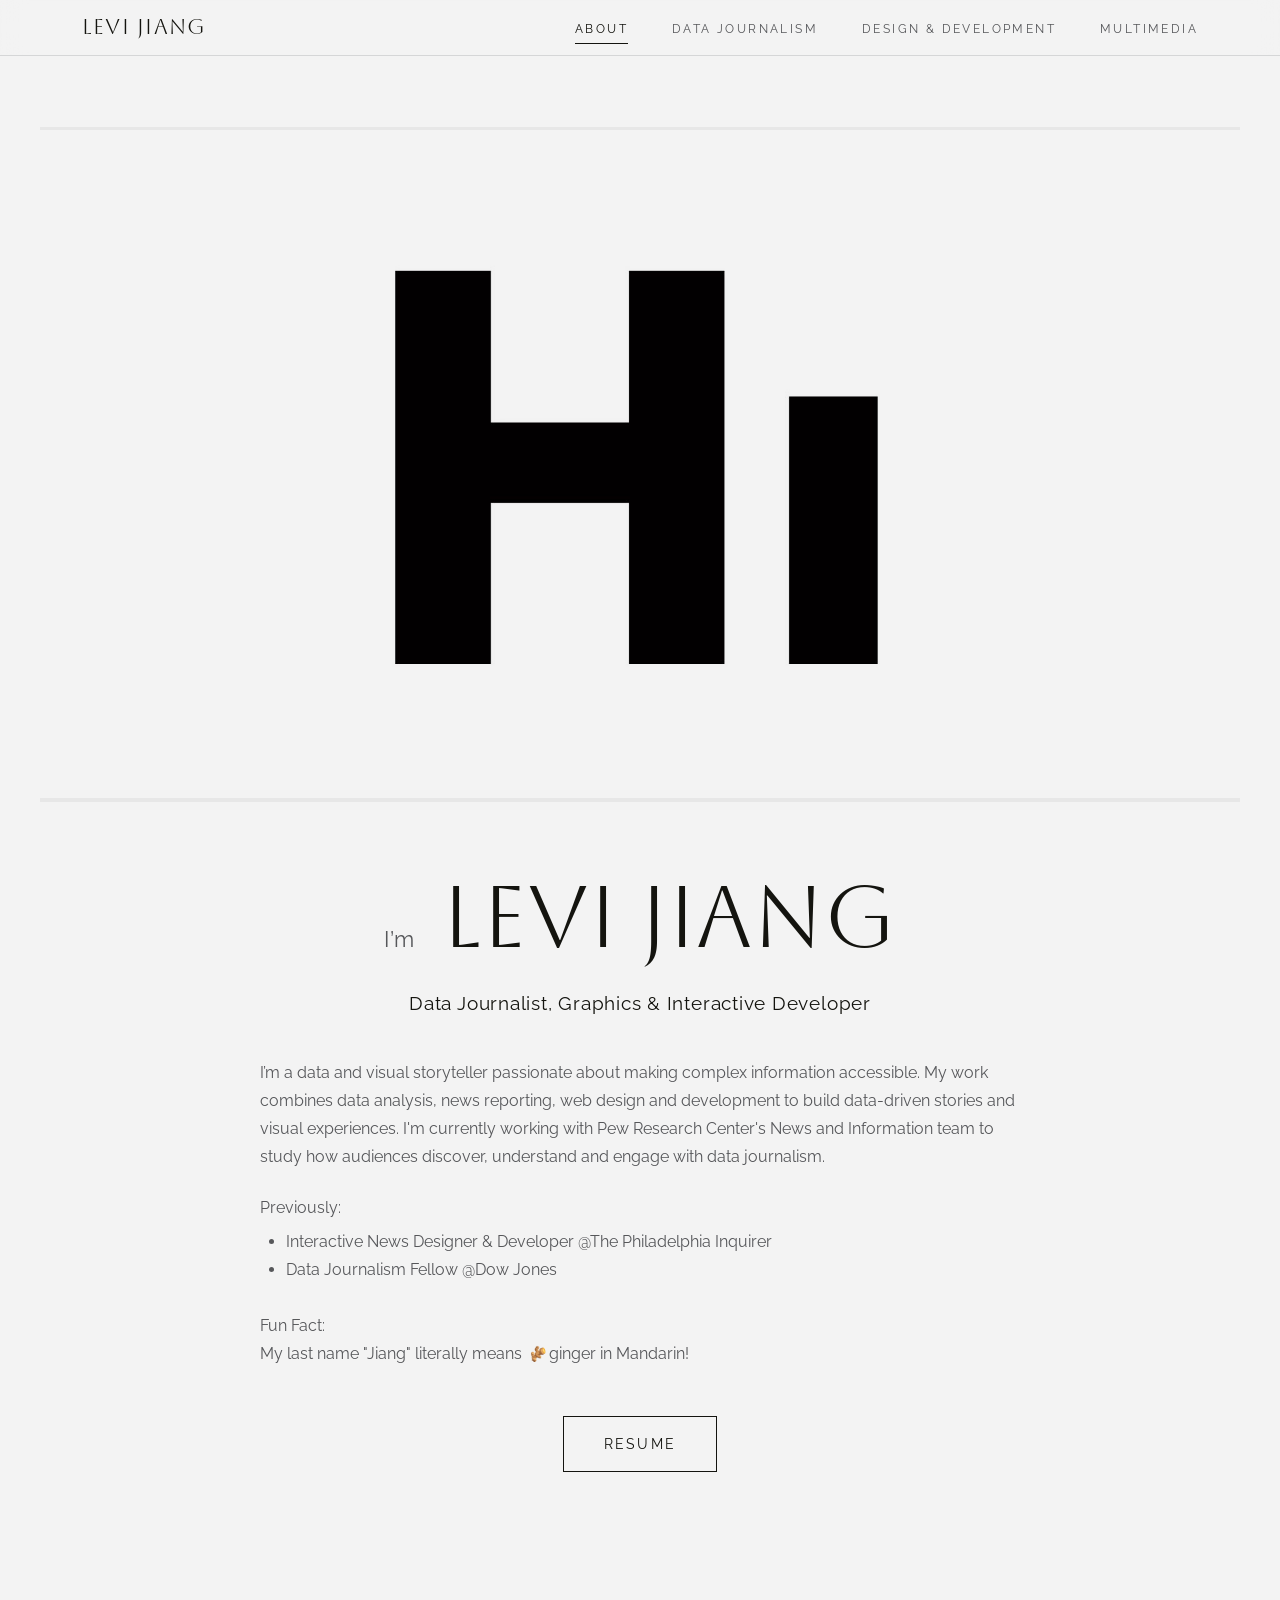
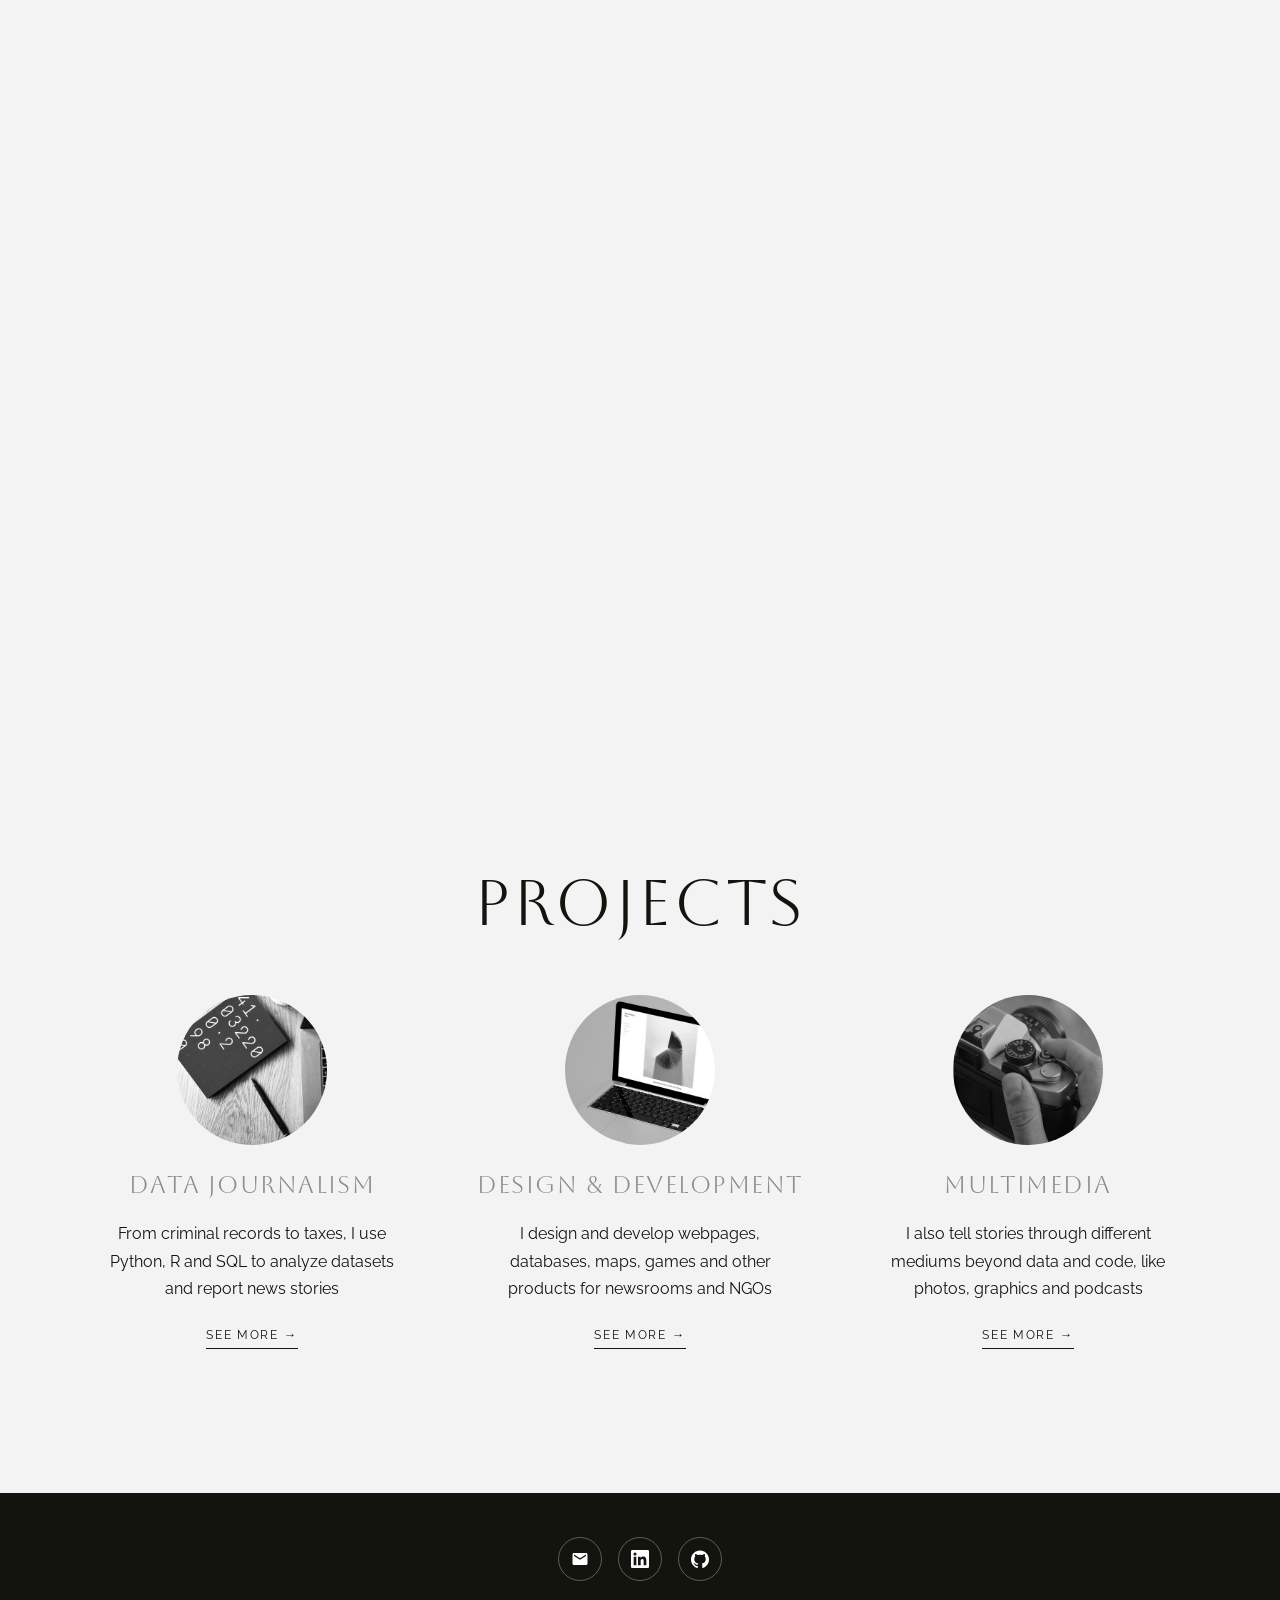
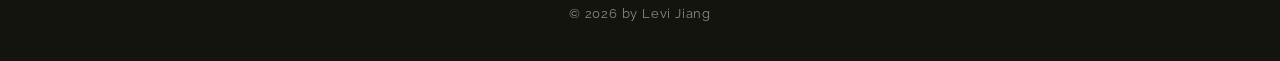
<file: index.html>
<!DOCTYPE html>
<html lang="en">
<head>
  <meta charset="UTF-8" />
  <meta name="viewport" content="width=device-width, initial-scale=1.0" />
  <title>Levi Jiang — Data Journalist &amp; Interactive Developer</title>
  <meta name="description" content="Levi Jiang is a data journalist and interactive developer, telling data-driven stories through analysis, interactive design, and multimedia. Currently at Pew Research Center; previously The Philadelphia Inquirer and Dow Jones." />
  <meta name="google-site-verification" content="5mQPU6dWFtJViAVLo6UdJofTMunN8_RnD3cqD2Gphuk" />
  <link rel="canonical" href="https://levi-jiang.github.io/" />
  <meta property="og:type" content="website" />
  <meta property="og:site_name" content="Levi Jiang" />
  <meta property="og:title" content="Levi Jiang — Data Journalist &amp; Interactive Developer" />
  <meta property="og:description" content="Data journalist and interactive developer — data-driven stories, interactive design, and multimedia work." />
  <meta property="og:url" content="https://levi-jiang.github.io/" />
  <meta property="og:image" content="https://levi-jiang.github.io/assets/Pics/og-image.jpg" />
  <meta name="twitter:card" content="summary_large_image" />
  <meta name="twitter:title" content="Levi Jiang — Data Journalist &amp; Interactive Developer" />
  <meta name="twitter:description" content="Data journalist and interactive developer — data-driven stories, interactive design, and multimedia work." />
  <meta name="twitter:image" content="https://levi-jiang.github.io/assets/Pics/og-image.jpg" />
  <script type="application/ld+json">
  {
    "@context": "https://schema.org",
    "@type": "Person",
    "name": "Levi Jiang",
    "url": "https://levi-jiang.github.io/",
    "image": "https://levi-jiang.github.io/assets/Pics/og-image.jpg",
    "jobTitle": "Data Journalist & Interactive Developer",
    "worksFor": { "@type": "Organization", "name": "Pew Research Center" },
    "sameAs": [
      "https://www.linkedin.com/in/levi-jiang/",
      "https://github.com/EASE010"
    ]
  }
  </script>
  <link rel="preconnect" href="https://fonts.googleapis.com" />
  <link rel="preconnect" href="https://fonts.gstatic.com" crossorigin />
  <link href="https://fonts.googleapis.com/css2?family=Aboreto&family=Raleway:wght@400;500;600&display=swap" rel="stylesheet" />
  <link rel="stylesheet" href="css/style.css?v=54" />
  <link rel="icon" href="assets/Pics/icon.png" type="image/x-icon">
</head>
<body>
  <header class="site-header">
    <div class="container">
      <nav class="nav">
        <a href="index.html" class="brand">Levi Jiang</a>
        <button class="nav-toggle" aria-label="Toggle menu">&#9776;</button>
        <ul class="nav-links">
          <li><a href="index.html" class="active">About</a></li>
          <li><a href="data-journalism.html">Data Journalism</a></li>
          <li><a href="design-development.html">Design & Development</a></li>
          <li><a href="multimedia.html">Multimedia</a></li>
        </ul>
      </nav>
    </div>
  </header>

  <main>
    <!-- Hero: the "Hi" video -->
    <section class="hero">
      <video class="hero-video" autoplay muted loop playsinline poster="assets/Pics/hero.jpg">
        <source src="assets/Videos/hero-1080p.mp4" type="video/mp4" />
      </video>
      <!--<a href="#intro" class="scroll-cue" aria-label="Scroll down">Scroll</a>-->
    </section>

    <!-- Intro -->
    <section class="intro" id="intro">
      <div class="container">
        <h1 class="display"><span class="im">I&rsquo;m</span> Levi Jiang</h1>
        <p class="role">Data Journalist, Graphics &amp; Interactive Developer</p>

        <div class="intro-prev">
          <p>I&rsquo;m a data and visual storyteller passionate about making complex information accessible. My work combines data analysis, news reporting, web design and development to build data-driven stories and visual experiences. I'm currently working with Pew Research Center's News and Information team to study how audiences discover, understand and engage with data journalism.</p>
          <p class="label">Previously:</p>
          <ul class="prev-list">
            <li>Interactive News Designer &amp; Developer @The Philadelphia Inquirer</li>
            <li>Data Journalism Fellow @Dow Jones</li>
          </ul><br />
          <p class="label">Fun Fact: <br /> My last name "Jiang" literally means <img src="assets/Pics/icon.png" alt="Ginger" style="display: inline-block; vertical-align: middle; height: 1.4em;">ginger in Mandarin!</p>
        </div>
        <a href="assets/PDF/Levi%20Jiang%20Resume.pdf" class="btn" target="_blank" rel="noopener">Resume</a>
      </div>
    </section>

    <!-- Portrait: simple CSS parallax (background-attachment: fixed) -->
    <section class="portrait-reveal" role="img" aria-label="Levi Jiang"></section>

    <!-- Projects preview -->
    <section class="projects-preview">
      <div class="container">
        <h2 class="display">Projects</h2>

        <div class="areas">
          <div class="area">
            <img class="area-img" src="assets/Pics/cat-data.jpg?v=5" alt="Data Journalism" />
            <h3 class="area-title">Data Journalism</h3>
            <p>From criminal records to taxes, I use Python, R and SQL to analyze datasets and report news stories</p>
            <a class="area-more" href="data-journalism.html">See more &rarr;</a>
          </div>
          <div class="area">
            <img class="area-img" src="assets/Pics/cat-design.jpg?v=5" alt="Design &amp; Development" />
            <h3 class="area-title">Design &amp; Development</h3>
            <p>I design and develop webpages, databases, maps, games and other products for newsrooms and NGOs</p>
            <a class="area-more" href="design-development.html">See more &rarr;</a>
          </div>
          <div class="area">
            <img class="area-img" src="assets/Pics/cat-multimedia.jpg?v=3" alt="Multimedia" />
            <h3 class="area-title">Multimedia</h3>
            <p>I also tell stories through different mediums beyond data and code, like photos, graphics and podcasts </p>
            <a class="area-more" href="multimedia.html">See more &rarr;</a>
          </div>
        </div>
      </div>
    </section>
  </main>

  <footer class="site-footer">
    <div class="container">
      <div class="socials">
        <a href="mailto:lfjiang2001@gmail.com" aria-label="Email">
          <svg viewBox="0 0 24 24" fill="currentColor" aria-hidden="true"><path d="M20 4H4c-1.1 0-2 .9-2 2v12c0 1.1.9 2 2 2h16c1.1 0 2-.9 2-2V6c0-1.1-.9-2-2-2zm0 4l-8 5-8-5V6l8 5 8-5v2z"/></svg>
        </a>
        <a href="https://www.linkedin.com/in/levi-jiang/" target="_blank" rel="noopener" aria-label="LinkedIn">
          <svg viewBox="0 0 24 24" fill="currentColor" aria-hidden="true"><path d="M20.45 20.45h-3.56v-5.57c0-1.33-.02-3.04-1.85-3.04-1.85 0-2.14 1.45-2.14 2.94v5.67H9.35V9h3.41v1.56h.05c.48-.9 1.63-1.85 3.36-1.85 3.6 0 4.26 2.37 4.26 5.45v6.29zM5.34 7.43a2.07 2.07 0 110-4.14 2.07 2.07 0 010 4.14zM7.12 20.45H3.56V9h3.56v11.45zM22.22 0H1.77C.79 0 0 .77 0 1.73v20.54C0 23.22.79 24 1.77 24h20.45c.98 0 1.78-.78 1.78-1.73V1.73C24 .77 23.2 0 22.22 0z"/></svg>
        </a>
        <a href="https://github.com/EASE010" target="_blank" rel="noopener" aria-label="GitHub">
          <svg viewBox="0 0 24 24" fill="currentColor" aria-hidden="true"><path d="M12 .5C5.37.5 0 5.87 0 12.5c0 5.3 3.44 9.8 8.21 11.39.6.11.82-.26.82-.58v-2.03c-3.34.73-4.04-1.61-4.04-1.61-.55-1.39-1.34-1.76-1.34-1.76-1.09-.75.08-.73.08-.73 1.2.08 1.84 1.24 1.84 1.24 1.07 1.83 2.81 1.3 3.5.99.11-.78.42-1.31.76-1.61-2.67-.3-5.47-1.33-5.47-5.93 0-1.31.47-2.38 1.24-3.22-.13-.3-.54-1.52.11-3.18 0 0 1.01-.32 3.3 1.23a11.5 11.5 0 016 0c2.29-1.55 3.3-1.23 3.3-1.23.65 1.66.24 2.88.12 3.18.77.84 1.23 1.91 1.23 3.22 0 4.61-2.8 5.63-5.48 5.92.43.37.81 1.1.81 2.22v3.29c0 .32.22.7.83.58C20.56 22.3 24 17.8 24 12.5 24 5.87 18.63.5 12 .5z"/></svg>
        </a>
      </div>
      <div class="footer-bottom">&copy; 2026 by Levi Jiang</div>
    </div>
  </footer>

  <script src="js/main.js?v=12"></script>
</body>
</html>
</file>
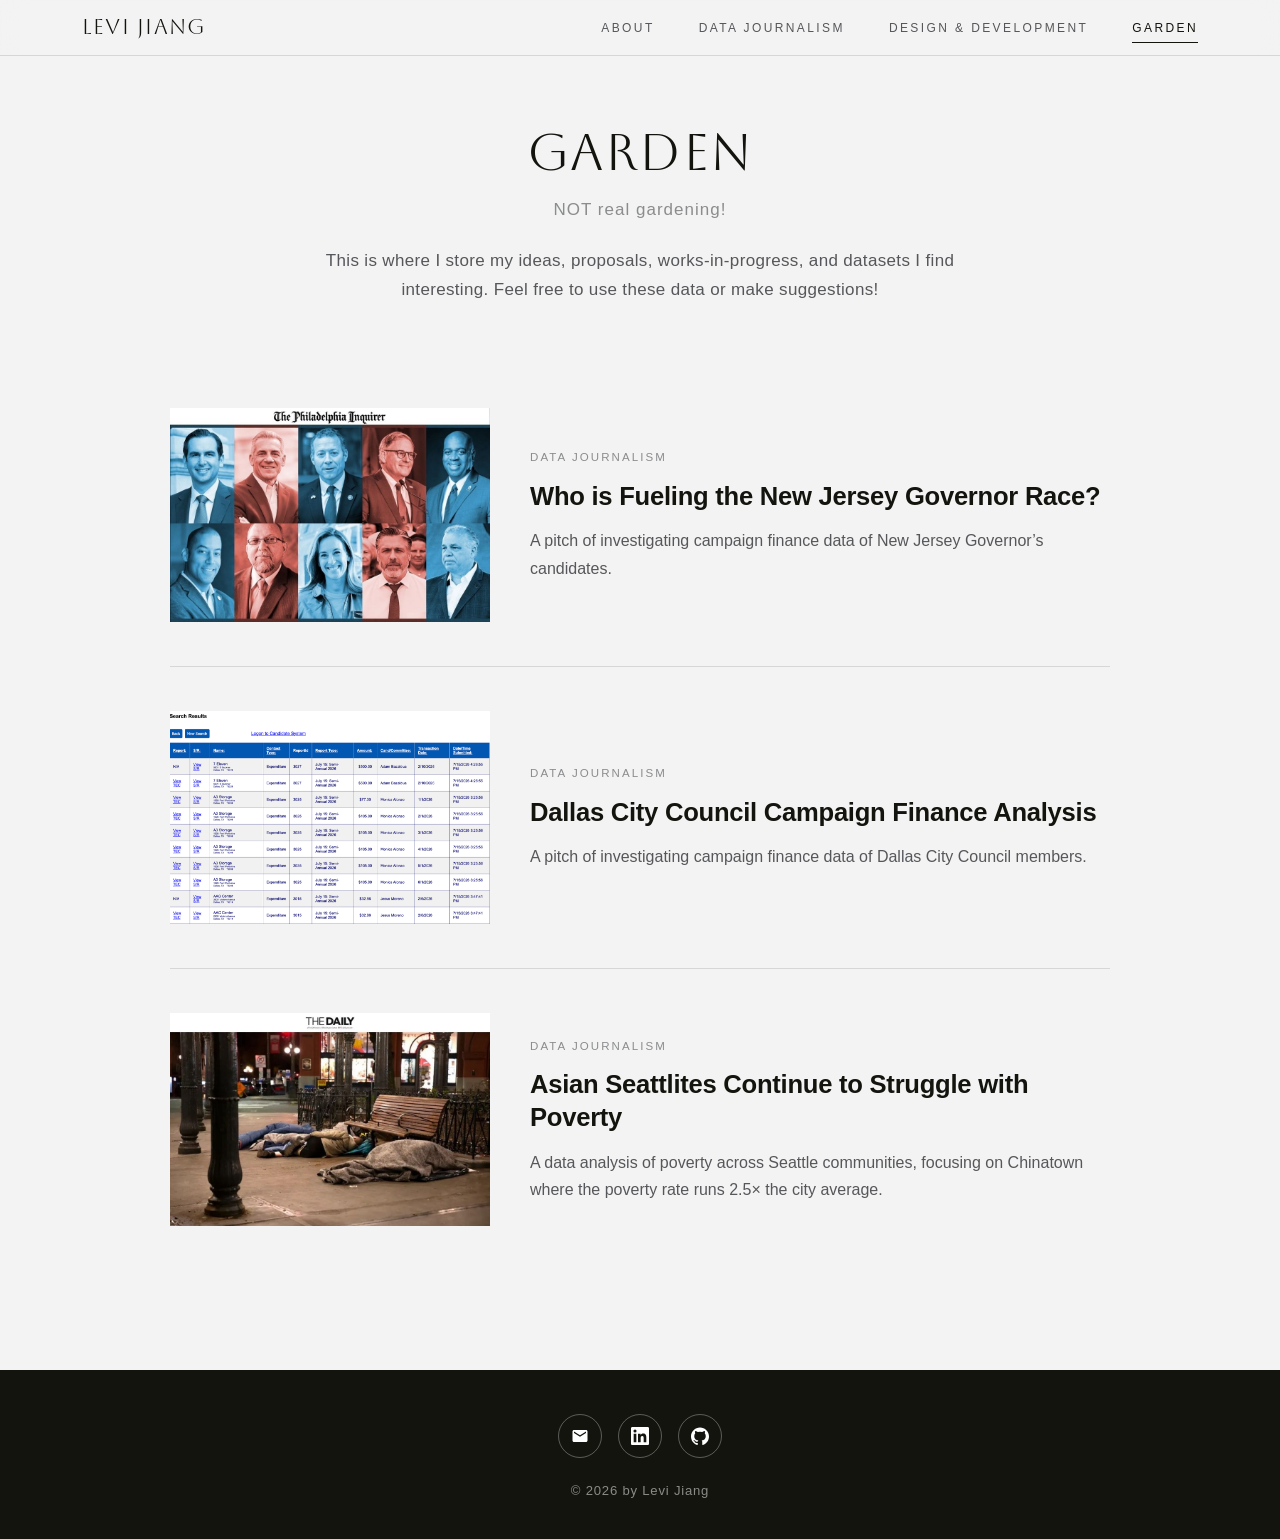
<file: garden.html>
<!DOCTYPE html>
<html lang="en">
<head>
  <meta charset="UTF-8" />
  <meta name="viewport" content="width=device-width, initial-scale=1.0" />
  <title>Garden — Levi Jiang</title>
  <meta name="description" content="Levi Jiang's garden — ideas, proposals, works-in-progress, and interesting datasets." />
  <link rel="preconnect" href="https://fonts.googleapis.com" />
  <link rel="preconnect" href="https://fonts.gstatic.com" crossorigin />
  <link href="https://fonts.googleapis.com/css2?family=Aboreto&family=DM+Sans:wght@400;500;600&display=swap" rel="stylesheet" />
  <link rel="stylesheet" href="css/style.css?v=33" />
  <link rel="icon" href="assets/Pics/icon.png" type="image/x-icon">
</head>
<body>
  <header class="site-header">
    <div class="container">
      <nav class="nav">
        <a href="index.html" class="brand">Levi Jiang</a>
        <button class="nav-toggle" aria-label="Toggle menu">&#9776;</button>
        <ul class="nav-links">
          <li><a href="index.html">About</a></li>
          <li><a href="data-journalism.html">Data Journalism</a></li>
          <li><a href="design-development.html">Design &amp; Development</a></li>
          <li><a href="garden.html" class="active">Garden</a></li>
        </ul>
      </nav>
    </div>
  </header>

  <main>
    <div class="page-head">
      <div class="container">
        <h1 class="display">Garden</h1>
        <p class="page-sub">NOT real gardening!</p>
        <p class="lead">This is where I store my ideas, proposals, works-in-progress, and datasets I find interesting. Feel free to use these data or make suggestions!</p>
      </div>
    </div>

    <section class="section" style="padding-top: 40px;">
      <div class="container">
        <div class="project-list">

          <article class="projects-item">
            <a class="project-thumb" href="https://djnf-data-2025.github.io/levi-jiang/" target="_blank" rel="noopener">
              <img src="assets/Pics/garden-nj.jpg" alt="New Jersey governor candidates" />
            </a>
            <div class="project-body">
              <span class="project-tag">Data Journalism</span>
              <h3><a href="https://djnf-data-2025.github.io/levi-jiang/" target="_blank" rel="noopener">Who is Fueling the New Jersey Governor Race?</a></h3>
              <p>A pitch of investigating campaign finance data of New Jersey Governor&rsquo;s candidates.</p>
            </div>
          </article>

          <article class="projects-item">
            <a class="project-thumb" href="https://ease010.github.io/DMN-data-story-proposal/" target="_blank" rel="noopener">
              <img src="assets/Pics/garden-dallas.png" alt="Dallas campaign finance data" />
            </a>
            <div class="project-body">
              <span class="project-tag">Data Journalism</span>
              <h3><a href="https://ease010.github.io/DMN-data-story-proposal/" target="_blank" rel="noopener">Dallas City Council Campaign Finance Analysis</a></h3>
              <p>A pitch of investigating campaign finance data of Dallas City Council members.</p>
            </div>
          </article>

          <article class="projects-item">
            <a class="project-thumb" href="https://lfjiang.wixsite.com/portfolio/seattle-communities" target="_blank" rel="noopener">
              <img src="assets/Pics/garden-seattle.jpg" alt="Asian Seattlites Continue to Struggle with Poverty" />
            </a>
            <div class="project-body">
              <span class="project-tag">Data Journalism</span>
              <h3><a href="https://lfjiang.wixsite.com/portfolio/seattle-communities" target="_blank" rel="noopener">Asian Seattlites Continue to Struggle with Poverty</a></h3>
              <p>A data analysis of poverty across Seattle communities, focusing on Chinatown where the poverty rate runs 2.5&times; the city average.</p>
            </div>
          </article>

        </div>
      </div>
    </section>
  </main>

  <footer class="site-footer">
    <div class="container">
      <div class="socials">
        <a href="mailto:lfjiang2001@gmail.com" aria-label="Email">
          <svg viewBox="0 0 24 24" fill="currentColor" aria-hidden="true"><path d="M20 4H4c-1.1 0-2 .9-2 2v12c0 1.1.9 2 2 2h16c1.1 0 2-.9 2-2V6c0-1.1-.9-2-2-2zm0 4l-8 5-8-5V6l8 5 8-5v2z"/></svg>
        </a>
        <a href="https://www.linkedin.com/in/levi-jiang/" target="_blank" rel="noopener" aria-label="LinkedIn">
          <svg viewBox="0 0 24 24" fill="currentColor" aria-hidden="true"><path d="M20.45 20.45h-3.56v-5.57c0-1.33-.02-3.04-1.85-3.04-1.85 0-2.14 1.45-2.14 2.94v5.67H9.35V9h3.41v1.56h.05c.48-.9 1.63-1.85 3.36-1.85 3.6 0 4.26 2.37 4.26 5.45v6.29zM5.34 7.43a2.07 2.07 0 110-4.14 2.07 2.07 0 010 4.14zM7.12 20.45H3.56V9h3.56v11.45zM22.22 0H1.77C.79 0 0 .77 0 1.73v20.54C0 23.22.79 24 1.77 24h20.45c.98 0 1.78-.78 1.78-1.73V1.73C24 .77 23.2 0 22.22 0z"/></svg>
        </a>
        <a href="https://github.com/EASE010" target="_blank" rel="noopener" aria-label="GitHub">
          <svg viewBox="0 0 24 24" fill="currentColor" aria-hidden="true"><path d="M12 .5C5.37.5 0 5.87 0 12.5c0 5.3 3.44 9.8 8.21 11.39.6.11.82-.26.82-.58v-2.03c-3.34.73-4.04-1.61-4.04-1.61-.55-1.39-1.34-1.76-1.34-1.76-1.09-.75.08-.73.08-.73 1.2.08 1.84 1.24 1.84 1.24 1.07 1.83 2.81 1.3 3.5.99.11-.78.42-1.31.76-1.61-2.67-.3-5.47-1.33-5.47-5.93 0-1.31.47-2.38 1.24-3.22-.13-.3-.54-1.52.11-3.18 0 0 1.01-.32 3.3 1.23a11.5 11.5 0 016 0c2.29-1.55 3.3-1.23 3.3-1.23.65 1.66.24 2.88.12 3.18.77.84 1.23 1.91 1.23 3.22 0 4.61-2.8 5.63-5.48 5.92.43.37.81 1.1.81 2.22v3.29c0 .32.22.7.83.58C20.56 22.3 24 17.8 24 12.5 24 5.87 18.63.5 12 .5z"/></svg>
        </a>
      </div>
      <div class="footer-bottom">&copy; 2026 by Levi Jiang</div>
    </div>
  </footer>

  <script src="js/main.js?v=11"></script>
</body>
</html>
</file>
<file: css/style.css>
:root {
  --bg: #f3f3f3;        /* newsprint paper gray/
  --bg-soft: #e2e3e4;   /* slightly deeper gray for contrasting sections */
  --ink: #14140f;
  --muted: #8b8c8d;
  --muted-dark: #56575a;
  --line: #d5d6d7;
  --maxw: 1180px;
  --display: "Aboreto", "Times New Roman", serif;
  --sans: "Raleway", -apple-system, BlinkMacSystemFont, "Segoe UI", Roboto, sans-serif;
  --body: "Raleway", -apple-system, BlinkMacSystemFont, "Segoe UI", Roboto, sans-serif;
}

* { box-sizing: border-box; margin: 0; padding: 0; }
html { scroll-behavior: smooth; }
body {
  background: var(--bg);
  color: var(--ink);
  font-family: var(--body);
  font-size: 17px;
  line-height: 1.7;
  -webkit-font-smoothing: antialiased;
}
img { max-width: 100%; display: block; }
a { color: inherit; text-decoration: none; }

.container { max-width: var(--maxw); margin: 0 auto; padding: 0 32px; }

h1, h2, h3 { font-weight: 400; line-height: 1.05; }
.display { font-family: var(--display); letter-spacing: 0.01em; }

.eyebrow {
  font-family: var(--sans);
  font-size: 0.82rem;
  letter-spacing: 0.28em;
  text-transform: uppercase;
  color: var(--muted);
  font-weight: 400;
}
.muted { color: var(--muted); }

/* ---------- Buttons ---------- */
.btn {
  display: inline-flex; align-items: center; gap: 10px;
  padding: 15px 40px;
  font-family: var(--sans);
  font-weight: 400;
  font-size: 0.9rem;
  letter-spacing: 0.14em;
  text-transform: uppercase;
  border: 1px solid var(--ink);
  background: transparent;
  color: var(--ink);
  transition: all .22s ease;
  cursor: pointer;
}
.btn:hover { background: var(--ink); color: #fff; }

/* ---------- Header ---------- */
.site-header {
  position: sticky; top: 0; z-index: 50;
  background: rgba(243, 243, 243, 0.85);
  backdrop-filter: saturate(180%) blur(12px);
  border-bottom: 1px solid var(--line);
}
.nav { display: flex; align-items: center; justify-content: space-between; height: 55px; }
.brand { font-family: var(--display); font-size: 1.3rem; letter-spacing: 0.06em; color: var(--ink); }
.nav-links { display: flex; gap: 44px; list-style: none; align-items: center; }
.nav-links a {
  font-family: var(--sans);
  font-size: 0.75rem; font-weight: 400;
  letter-spacing: 0.2em; text-transform: uppercase;
  color: var(--muted-dark); position: relative; padding: 8px 0;
  transition: color .2s ease;
}
.nav-links a:hover { color: var(--ink); }
.nav-links a.active { color: var(--ink); }
.nav-links a.active::after {
  content: ""; position: absolute; left: 0; right: 0; bottom: 0;
  height: 1.5px; background: var(--ink);
}
.nav-toggle { display: none; background: none; border: none; font-size: 1.6rem; cursor: pointer; color: var(--ink); line-height: 1; }

/* ---------- Hero (full-width "Hi" video) ---------- */
.hero {
  position: relative;
  min-height: calc(100vh - 84px);
  display: flex; align-items: center; justify-content: center;
  padding: 0;
}
.hero-video {
  width: 100%;
  max-width: 1200px;
  aspect-ratio: 16 / 9;
  object-fit: contain;
  display: block;
  background: var(--bg);
  /* video has a white background; multiply lets the paper-gray page show
     through the white while keeping the coloured content — so it blends in */
  mix-blend-mode: multiply;
}
.scroll-cue {
  position: absolute; left: 50%; bottom: 26px; transform: translateX(-50%);
  font-family: var(--sans); font-size: 0.7rem; letter-spacing: 0.24em; text-transform: uppercase;
  color: var(--muted); display: flex; flex-direction: column; align-items: center; gap: 8px;
  animation: bob 2s ease-in-out infinite;
}
.scroll-cue::after { content: ""; width: 1px; height: 34px; background: var(--muted); }
@keyframes bob { 0%,100%{ transform: translateX(-50%) translateY(0);} 50%{ transform: translateX(-50%) translateY(6px);} }

/* ---------- Intro block ---------- */
.intro { padding: 0px 0 100px; text-align: left; }
/* Only the name + role stay centered; everything below reads left-aligned */
.intro h1,
.intro .role { text-align: center; }
.intro h1 { font-family: var(--display); font-size: clamp(3rem, 7vw, 5.4rem); letter-spacing: 0em; margin-bottom: 24px; }
/* "I'm" sits small, inline, at the baseline of the big name */
.intro .im { font-family: var(--sans); font-size: 0.26em; letter-spacing: 0.06em; color: var(--muted-dark); vertical-align: baseline; margin-right: 0.15em; }
.intro .role { font-family: var(--sans); font-size: clamp(1.05rem, 1.5vw, 1.35rem); letter-spacing: 0.04em; margin-bottom: 40px; }
/* Cap the width and center it — a comfortable column on desktop that shrinks
   to fit any screen (no fixed side margins that break on mobile) */
.intro-prev { max-width: 760px; margin: 0 auto; }
.intro-prev p { color: var(--muted-dark); font-size: 1.02rem; line-height: 1.7; margin-bottom: 1.5rem; }
.intro-prev .label { font-family: var(--body); letter-spacing: normal; text-transform: none; font-size: 1.02rem; color: var(--muted-dark); margin-bottom: 6px; }
.prev-list { list-style: disc; padding-left: 1.5em; margin: 0; }
.prev-list li { color: var(--muted-dark); font-size: 1.02rem; line-height: 1.7; }
.intro .btn { display: flex; width: fit-content; margin: 48px auto 0; }

/* ---------- Portrait parallax ---------- */
.portrait-reveal {
  position: relative;
  height: 91vh;
  min-height: 460px;
  background-image: url("../assets/Pics/portrait.jpg");
  background-repeat: no-repeat;
  background-position: center center;
  background-size: cover;
  /* Simple parallax: the photo stays fixed to the viewport while the section
     scrolls over it — GPU-smooth, no JavaScript, no jump */
  background-attachment: fixed;
}
/* background-attachment:fixed is unreliable on touch devices, so there the
   photo just scrolls normally as a plain cover image */
@media (max-width: 768px) {
  .portrait-reveal { height: 56vh; min-height: 340px; background-attachment: scroll; }
}

/* ---------- Projects preview ---------- */
.projects-preview {
  padding: 80px 0;
  background: var(--bg);
  text-align: center;
}
.projects-preview .display {
  font-size: clamp(2.6rem, 6vw, 4rem);
  line-height: 1;
  letter-spacing: 0.04em;
  margin-bottom: 60px;
}
.projects-preview .lead { font-family: var(--sans); font-size: 1.15rem; letter-spacing: 0.01em; color: var(--ink); margin: 0 auto 68px; }

.areas { display: grid; grid-template-columns: repeat(3, 1fr); gap: 48px; margin-bottom: 64px; }
.area { display: flex; flex-direction: column; align-items: center; }
.area-img {
  width: 150px; height: 150px;
  border-radius: 50%;
  object-fit: cover;
  /*filter: grayscale(100%);*/
  margin-bottom: 28px;
}
.area-title {
  font-family: var(--display);
  font-size: 1.5rem;
  letter-spacing: 0.06em;
  color: var(--muted);
  margin-bottom: 22px;
}
.area p { font-family: var(--sans); color: var(--ink); font-size: 1rem; line-height: 1.7; max-width: 300px; }
.area-more { display: inline-block; margin-top: 22px; font-family: var(--sans); font-size: 0.78rem; letter-spacing: 0.14em; text-transform: uppercase; color: var(--ink); border-bottom: 1px solid var(--ink); padding-bottom: 3px; transition: opacity .2s ease; }
.area-more:hover { opacity: 0.5; }

/* award line inside a Projects-style card */
.projects-item .award { display: block; margin-top: 12px; font-family: var(--sans); font-size: 0.82rem; color: var(--ink); }

/* A row of "issue" links for a project with multiple deliverables (e.g. MoCA) */
.project-issues { display: flex; flex-wrap: wrap; gap: 10px; margin-top: 16px; }
.project-issues a {
  font-family: var(--sans);
  font-size: 0.8rem;
  letter-spacing: 0.03em;
  padding: 7px 16px;
  border: 1px solid var(--line);
  border-radius: 100px;
  color: var(--ink);
  transition: background .18s ease, border-color .18s ease, color .18s ease;
}
.project-issues a:hover { background: var(--ink); border-color: var(--ink); color: #fff; }

@media (max-width: 768px) {
  .areas { grid-template-columns: 1fr; gap: 56px; }
}

/* ---------- Generic page head ---------- */
.page-head { padding: 70px 0 20px; text-align: center; }
.page-head .eyebrow { display: block; margin-bottom: 22px; }
.page-head h1 { font-family: var(--display); font-size: clamp(3rem, 4vw, 5rem); letter-spacing: 0.02em; }
.page-head .page-sub { font-family: var(--sans); color: var(--muted); letter-spacing: 0.06em; margin-top: 16px; }
.page-head .lead { font-family: var(--sans); color: var(--muted-dark); max-width: 640px; margin: 22px auto 0; letter-spacing: 0.02em; }

/* ---------- Projects ---------- */
.project-list { max-width: 940px; margin: 0 auto; display: flex; flex-direction: column; }
.projects-item { display: grid; grid-template-columns: 320px 1fr; gap: 40px; align-items: center; padding: 44px 0; border-top: 1px solid var(--line); }
.projects-item:last-child { border-bottom: 0px solid var(--line); }
.projects-item:first-child { border-top: 0px solid var(--line); }
.project-thumb { display: block; overflow: hidden; border-radius: 0px; }
.project-thumb img {
  width: 100%; aspect-ratio: 3 / 2; object-fit: cover;
  transition: filter .4s ease, transform .5s ease;
}
/* Only on devices that can hover (laptops/desktops): start black & white, then
   reveal colour + zoom on hovering the picture or the headline. Touch devices
   have no hover, so they just show the images in full colour. */
@media (hover: hover) {
  .project-thumb img { /*filter: grayscale(100%); */}
  .project-thumb:hover img,
  .projects-item:has(h3 a:hover) .project-thumb img { filter: grayscale(0%); transform: scale(1.04); }
}
.project-tag { font-family: var(--sans); font-size: 0.72rem; letter-spacing: 0.18em; text-transform: uppercase; color: var(--muted); display: block; margin-bottom: 12px; }
.projects-item h3 { font-family: var(--body); font-weight: 600; font-size: clamp(1.3rem, 2.2vw, 1.6rem); line-height: 1.3; letter-spacing: -0.01em; margin-bottom: 14px; }
.projects-item h3 a:hover { text-decoration: underline; text-underline-offset: 3px; }
.projects-item p { color: var(--muted-dark); font-size: 1rem; line-height: 1.7; }
@media (max-width: 768px) {
  .projects-item { grid-template-columns: 1fr; gap: 20px; padding: 32px 0; }
}

/* ---------- Multimedia page ---------- */
.media-section { padding: 80px 0; }
.media-section + .media-section { border-top: 0px solid var(--line); }
.media-heading { font-family: var(--display); font-size: clamp(1.7rem, 3.5vw, 2.4rem); letter-spacing: 0.02em; margin-bottom: 8px; }
.media-sub { font-family: var(--sans); color: var(--muted-dark); font-size: 1rem; margin-bottom: 32px; margin-top: 20px; max-width: 90%; }

/* Photography — masonry columns */
.photo-grid { columns: 3 200px; column-gap: 14px; }
.photo-grid > * { width: 100%; margin: 0 0 16px; border-radius: 0%; break-inside: avoid; display: block; overflow: hidden; background: var(--bg-soft); }
.photo-grid img { width: 100%; height: auto; display: block; }

/* Graphics — masonry (charts/maps shown in full, never cropped) */
.gfx-grid { display: flex; gap: 14px; align-items: flex-start; }
.gfx-col { flex: 1 1 0; min-width: 0; display: flex; flex-direction: column; gap: 14px; }
.gfx-col > a { display: block; overflow: hidden; background: var(--bg-soft); }
.gfx-col img { width: 100%; height: auto; display: block; }
@media (max-width: 640px) { .gfx-grid { flex-direction: column; } }

/* Podcast episode list */
.podcast-layout { display: flex; gap: 48px; align-items: center; }
.podcast-layout .podcast-list { flex: 1 1 35%; }
.podcast-figure { flex: 1 1 42%; margin: 0; }
.podcast-figure img { width: 100%; height: auto; display: block; }
.podcast-list { list-style: none; max-width: 820px; margin: 0; }
@media (max-width: 768px) {
  .podcast-layout { flex-direction: column; align-items: stretch; }
  .podcast-figure { order: -1; }
}
.podcast-list li { border-top: 0px solid var(--line); }
.podcast-list li:last-child { border-bottom: 0cm solid var(--line); }
.podcast-list a {
  display: flex; align-items: center;
  padding: 16px 6px;
  font-family: var(--sans); font-size: 1.02rem; line-height: 1.4; color: var(--ink);
  transition: color .18s ease, padding-left .18s ease;
}
.podcast-list a:hover { color: var(--muted-dark); padding-left: 8px; }

@media (max-width: 640px) {
  .photo-grid { columns: 2 140px; }
}

/* ---------- Section shell ---------- */
.section { padding: 100px 0; }

/* ---------- Footer ---------- */
.site-footer { background: var(--ink); color: #fff; padding: 44px 0 36px; text-align: center; }
.socials { display: flex; gap: 16px; justify-content: center; }
.socials a { width: 44px; height: 44px; display: inline-flex; align-items: center; justify-content: center; border: 1px solid rgba(255,255,255,.3); border-radius: 50%; color: #fff; transition: all .2s ease; }
.socials a:hover { background: #fff; border-color: #fff; color: var(--ink); transform: translateY(-2px); }
.socials svg { width: 18px; height: 18px; }
.footer-bottom { margin-top: 22px; font-family: var(--sans); font-size: 0.82rem; letter-spacing: 0.06em; color: rgba(255,255,255,.5); }

/* ---------- Responsive ---------- */
@media (max-width: 640px) {
  .nav-toggle { display: block; }
  .nav-links {
    position: absolute; top: 55px; left: 0; right: 0;
    flex-direction: column; gap: 0; align-items: stretch;
    background: var(--bg); border-bottom: 1px solid var(--line);
    padding: 8px 0; display: none;
  }
  .nav-links.open { display: flex; }
  .nav-links a { padding: 14px 32px; }
  .nav-links a.active::after { display: none; }
  .hero { min-height: 60vh; }
  .intro { padding: 24px 0 80px; }
  .projects-preview { padding: 90px 0; }
  .section { padding: 64px 0; }
}
</file>
